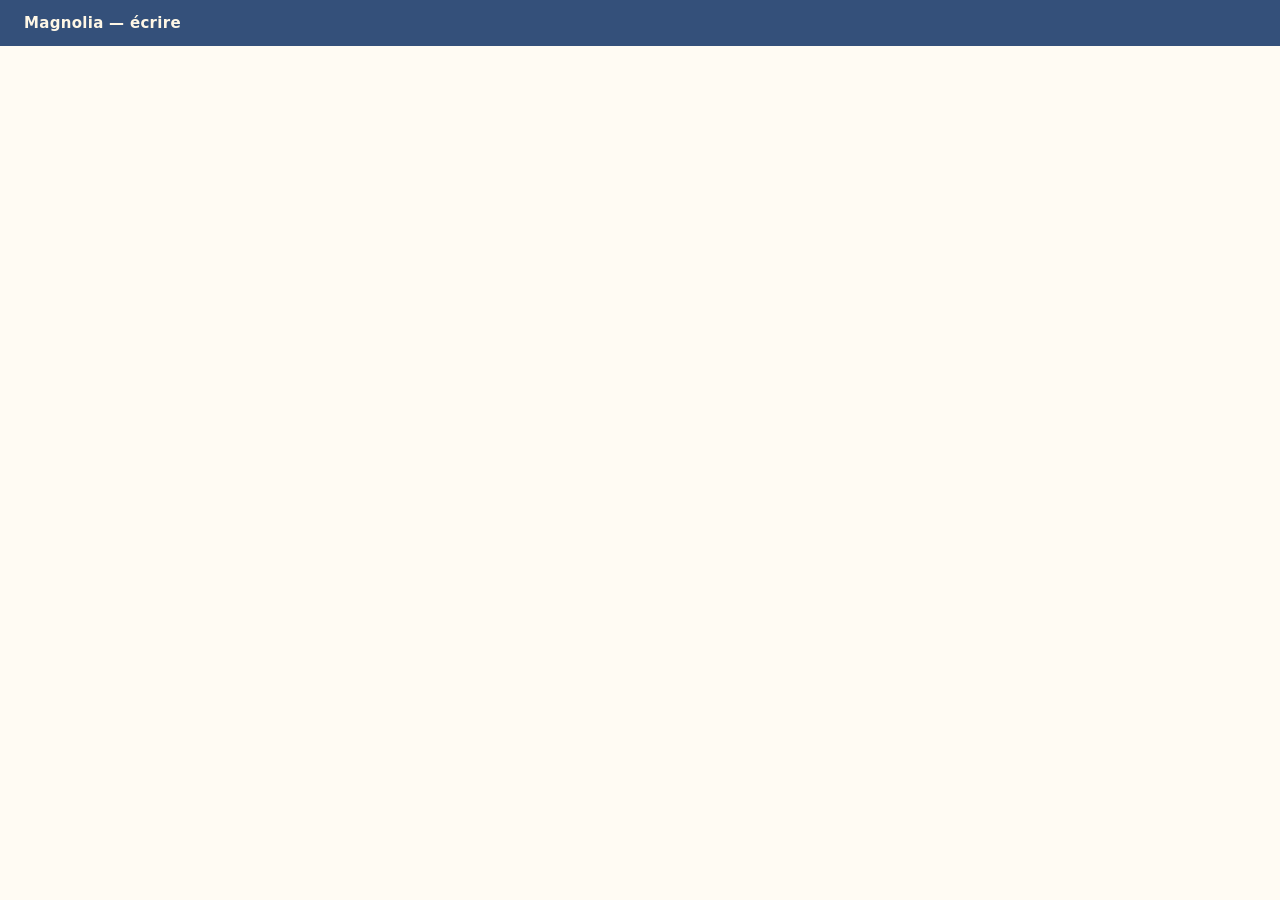
<file: admin/index.html>
<!DOCTYPE html>
<html lang="fr">
<head>
  <meta charset="UTF-8">
  <meta name="viewport" content="width=device-width, initial-scale=1.0">
  <title>Écrire — Magnolia Signature</title>
  <!-- Jamais dans Google : c'est une porte de service, pas une page du site. -->
  <meta name="robots" content="noindex, nofollow">
  <link rel="icon" type="image/svg+xml" href="/assets/magnolia_favicon.svg">
  <style>
    :root { --navy:#34507A; --gold:#ecba64; --cream:#fff7e6; --cream-l:#fffbf3; }
    * { box-sizing: border-box; }
    body { margin:0; background: var(--cream-l); color:#3a3a3a;
      font-family:-apple-system,BlinkMacSystemFont,"Segoe UI",system-ui,sans-serif; font-size:15px; }
    header { background: var(--navy); color: var(--cream); padding:14px 24px;
      display:flex; align-items:center; justify-content:space-between; }
    header strong { font-weight:600; letter-spacing:.02em; }
    header a, header button { color: var(--cream); background:none; border:none;
      font:inherit; cursor:pointer; opacity:.85; text-decoration:none; }
    header a:hover, header button:hover { opacity:1; }
    /* Les sorties étaient du texte nu sur fond marine : on ne les voyait pas.
       Un contour suffit à dire que ça se clique. */
    .liens-entete { display:flex; align-items:center; gap:14px; font-size:13.5px; }
    .liens-entete .qui { opacity:.6; }
    .liens-entete a, .liens-entete button {
      border:1px solid rgba(255,247,230,.35); border-radius:7px;
      padding:5px 12px; font-size:13px; }
    .liens-entete a:hover, .liens-entete button:hover {
      border-color: rgba(255,247,230,.7); }
    main { max-width: 860px; margin:0 auto; padding:28px 24px 80px; }
    h1 { font-size:22px; color:var(--navy); margin:0 0 18px; font-weight:600; }
    label { display:block; font-size:12px; font-weight:600; color:var(--navy);
      text-transform:uppercase; letter-spacing:.08em; margin:18px 0 6px; }
    input, textarea, select { width:100%; padding:10px 12px; border:1px solid rgba(52,80,122,.22);
      border-radius:8px; font:inherit; background:#fff; color:#3a3a3a; }
    input:focus, textarea:focus, select:focus { outline:none; border-color:var(--navy); }
    textarea { resize:vertical; line-height:1.6; font-family:ui-monospace,SFMono-Regular,Menlo,monospace; font-size:14px; }
    .boutons { display:flex; gap:10px; flex-wrap:wrap; margin-top:24px; align-items:center; }
    button.p { background:var(--navy); color:#fff; border:none; padding:11px 22px;
      border-radius:8px; font:inherit; font-weight:600; cursor:pointer; }
    button.s { background:#fff; color:var(--navy); border:1px solid rgba(52,80,122,.3);
      padding:11px 20px; border-radius:8px; font:inherit; cursor:pointer; }
    button.d { background:none; color:#b4443a; border:none; font:inherit; cursor:pointer; margin-left:auto; }
    button:disabled { opacity:.45; cursor:default; }
    .liste a { display:flex; justify-content:space-between; align-items:center; gap:12px;
      padding:14px 16px; background:#fff; border:1px solid rgba(52,80,122,.12);
      border-radius:10px; margin-bottom:8px; text-decoration:none; color:inherit; }
    .liste a:hover { border-color: rgba(52,80,122,.35); }
    .liste .t { font-weight:600; color:var(--navy); }
    .liste .m { font-size:12.5px; color:rgba(52,80,122,.55); margin-top:3px; }
    .jeton { font-size:11px; font-weight:700; letter-spacing:.08em; text-transform:uppercase;
      padding:3px 9px; border-radius:999px; white-space:nowrap; }
    .brouillon { background:rgba(236,186,100,.25); color:#8a6520; }
    .publie { background:rgba(63,133,108,.16); color:#2f6b55; }
    .note { font-size:12.5px; color:rgba(52,80,122,.55); margin:6px 0 0; }
    .aide { font-size:13px; color:rgba(52,80,122,.65); line-height:1.7;
      background:rgba(236,186,100,.12); border-radius:10px; padding:14px 16px; margin-top:8px; }
    .aide code { background:#fff; padding:1px 5px; border-radius:4px; font-size:12.5px; }
    .mot { padding:11px 14px; border-radius:8px; margin:16px 0; font-size:14px; }
    .mot.err { background:#fdeceb; color:#a33; }
    .mot.ok { background:rgba(63,133,108,.12); color:#2f6b55; }
    .connexion { max-width:360px; margin:12vh auto; }
    .apercu-image { max-width:220px; border-radius:8px; margin-top:10px; display:block; }
    .cache { display:none; }
  </style>
</head>
<body>

<header>
  <strong>Magnolia — écrire</strong>
  <span id="entete-droite" class="liens-entete"></span>
</header>

<main>
  <!-- ── Connexion ── -->
  <section id="vue-connexion" class="cache">
    <div class="connexion">
      <h1>Connexion</h1>
      <p style="color:rgba(52,80,122,.7); margin-top:-8px;">
        Avec ton compte MagConnect.
      </p>
      <label for="courriel">Courriel</label>
      <input id="courriel" type="email" autocomplete="username">
      <label for="mdp">Mot de passe</label>
      <input id="mdp" type="password" autocomplete="current-password">
      <div class="boutons">
        <button class="p" id="btn-connexion">Entrer</button>
      </div>
      <div id="mot-connexion"></div>
    </div>
  </section>

  <!-- ── Liste ── -->
  <section id="vue-liste" class="cache">
    <div style="display:flex; justify-content:space-between; align-items:center;">
      <h1 style="margin:0;">Les articles</h1>
      <button class="p" id="btn-nouveau">Nouvel article</button>
    </div>
    <div id="mot-liste"></div>
    <div class="liste" id="liste" style="margin-top:20px;"></div>
  </section>

  <!-- ── Rédaction ── -->
  <section id="vue-article" class="cache">
    <a href="#" id="btn-retour" style="color:rgba(52,80,122,.7); text-decoration:none; font-size:14px;">← Tous les articles</a>
    <h1 id="titre-vue" style="margin-top:14px;">Nouvel article</h1>

    <label for="f-titre">Titre</label>
    <input id="f-titre">

    <label for="f-categorie">Catégorie</label>
    <input id="f-categorie">

    <label for="f-resume">Résumé</label>
    <textarea id="f-resume" rows="2"></textarea>
    <p class="note">S'affiche dans la liste des articles et sous le lien dans Google.</p>

    <label for="f-image">Image principale</label>
    <input id="f-image" type="file" accept="image/jpeg,image/png,image/webp,image/gif">
    <img id="apercu-image" class="apercu-image cache" alt="">

    <label for="f-corps">Le texte</label>
    <textarea id="f-corps" rows="22"></textarea>
    <div class="aide">
      <code>## Un sous-titre</code> &nbsp;·&nbsp;
      <code>**gras**</code> &nbsp;·&nbsp;
      <code>*italique*</code> &nbsp;·&nbsp;
      <code>- une puce</code> &nbsp;·&nbsp;
      <code>[un lien](https://…)</code> &nbsp;·&nbsp;
      <code>&gt; une citation</code><br>
      Une ligne vide sépare deux paragraphes.
    </div>

    <div class="boutons">
      <button class="p" id="btn-enregistrer">Enregistrer</button>
      <button class="s" id="btn-apercu">Aperçu</button>
      <button class="s" id="btn-publier">Publier</button>
      <button class="s cache" id="btn-depublier">Remettre en brouillon</button>
      <a class="s cache" id="btn-voir" target="_blank" style="text-decoration:none;">Voir en ligne</a>
      <button class="d cache" id="btn-supprimer">Supprimer</button>
    </div>
    <div id="mot-article"></div>
  </section>
</main>

<script type="module">
import { createClient } from 'https://esm.sh/@supabase/supabase-js@2'

const $ = id => document.getElementById(id)
const montrer = v => ['vue-connexion','vue-liste','vue-article']
  .forEach(x => $(x).classList.toggle('cache', x !== v))
const dire = (ou, texte, type='err') => {
  $(ou).innerHTML = texte ? `<div class="mot ${type}">${texte}</div>` : ''
}

let sb, session, articleEnCours = null

// La configuration vient du serveur : une clé de moins dans le dépôt.
const cfg = await (await fetch('/api/config')).json()
sb = createClient(cfg.url, cfg.cle)

// ── Connexion ──────────────────────────────────────────────────────────────
async function verifierSession() {
  const { data } = await sb.auth.getSession()
  session = data.session
  if (session) {
    // Qui est connecté, où aller, et comment sortir. Les trois manquaient :
    // on pouvait se retrouver dans l'éditeur sans savoir sous quel compte ni
    // comment revenir au site.
    $('entete-droite').innerHTML =
      `<span class="qui">${session.user?.email || ''}</span>` +
      '<a href="/blogue/" target="_blank">Voir le blogue</a>' +
      '<a href="/">Le site</a>' +
      '<button id="btn-sortir">Se déconnecter</button>'
    $('btn-sortir').onclick = async () => { await sb.auth.signOut(); location.reload() }
    await chargerListe()
  } else {
    $('entete-droite').innerHTML = ''
    montrer('vue-connexion')
  }
}

$('btn-connexion').onclick = async () => {
  dire('mot-connexion', '')
  const { error } = await sb.auth.signInWithPassword({
    email: $('courriel').value.trim(), password: $('mdp').value,
  })
  // Le message reste vague sur la cause : dire « ce courriel n'existe pas »
  // révèle qui a un compte à qui essaie au hasard.
  if (error) return dire('mot-connexion', 'Courriel ou mot de passe incorrect.')
  await verifierSession()
}
$('mdp').addEventListener('keydown', e => { if (e.key === 'Enter') $('btn-connexion').click() })

// ── Appels au serveur ──────────────────────────────────────────────────────
async function api(chemin, options = {}) {
  const r = await fetch(chemin, {
    ...options,
    headers: {
      'Content-Type': 'application/json',
      Authorization: `Bearer ${session.access_token}`,
      ...(options.headers || {}),
    },
  })
  if (r.status === 401) { await sb.auth.signOut(); location.reload(); return }
  if (!r.ok) throw new Error((await r.json().catch(() => ({}))).erreur || 'Erreur')
  return r.status === 204 ? null : r.json()
}

// ── La liste ───────────────────────────────────────────────────────────────
async function chargerListe() {
  montrer('vue-liste')
  dire('mot-liste', '')
  const articles = await api('/api/articles')
  $('liste').innerHTML = articles.length ? articles.map(a => `
    <a href="#" data-id="${a.id}">
      <span>
        <span class="t">${echapper(a.titre)}</span>
        <div class="m">${a.auteur_nom}${a.publie_le ? ' · ' + new Date(a.publie_le).toLocaleDateString('fr-CA') : ''}</div>
      </span>
      <span class="jeton ${a.statut === 'PUBLIE' ? 'publie' : 'brouillon'}">
        ${a.statut === 'PUBLIE' ? 'En ligne' : 'Brouillon'}
      </span>
    </a>`).join('') :
    '<p style="color:rgba(52,80,122,.6);">Aucun article pour l\'instant.</p>'
  $('liste').querySelectorAll('a').forEach(a => {
    a.onclick = async e => { e.preventDefault(); await ouvrir(a.dataset.id) }
  })
}

function echapper(s) {
  return String(s || '').replace(/&/g,'&amp;').replace(/</g,'&lt;').replace(/>/g,'&gt;')
}

// ── Rédaction ──────────────────────────────────────────────────────────────
function remplir(a) {
  articleEnCours = a
  $('f-titre').value = a?.titre || ''
  $('f-categorie').value = a?.categorie || ''
  $('f-resume').value = a?.resume || ''
  $('f-corps').value = a?.corps_md || ''
  $('titre-vue').textContent = a ? 'Modifier l\'article' : 'Nouvel article'
  const img = $('apercu-image')
  img.src = a?.image_url || ''
  img.classList.toggle('cache', !a?.image_url)
  $('btn-supprimer').classList.toggle('cache', !a)
  $('btn-publier').classList.toggle('cache', a?.statut === 'PUBLIE')
  $('btn-depublier').classList.toggle('cache', a?.statut !== 'PUBLIE')
  const voir = $('btn-voir')
  voir.classList.toggle('cache', a?.statut !== 'PUBLIE')
  if (a?.slug) voir.href = `/blogue/${a.slug}`
  dire('mot-article', '')
  montrer('vue-article')
}

$('btn-nouveau').onclick = () => remplir(null)
$('btn-retour').onclick = e => { e.preventDefault(); chargerListe() }
async function ouvrir(id) { remplir(await api(`/api/articles?id=${id}`)) }

// Le dépôt de l'image se fait tout de suite, pas à l'enregistrement : si on
// attendait, une erreur de téléversement ferait perdre le texte avec elle.
$('f-image').onchange = async e => {
  const f = e.target.files?.[0]
  if (!f) return
  dire('mot-article', 'Dépôt de l\'image…', 'ok')
  try {
    const r = await fetch('/api/televerser', {
      method: 'POST',
      headers: { 'Content-Type': f.type, Authorization: `Bearer ${session.access_token}` },
      body: f,
    })
    const d = await r.json()
    if (!r.ok) throw new Error(d.erreur || 'Échec')
    articleEnCours = { ...(articleEnCours || {}), image_url: d.url }
    $('apercu-image').src = d.url
    $('apercu-image').classList.remove('cache')
    dire('mot-article', 'Image déposée.', 'ok')
  } catch (err) { dire('mot-article', err.message) }
}

function champs() {
  return {
    titre: $('f-titre').value.trim(),
    categorie: $('f-categorie').value.trim(),
    resume: $('f-resume').value.trim(),
    corps_md: $('f-corps').value,
    image_url: articleEnCours?.image_url || null,
  }
}

async function enregistrer(statut) {
  const c = champs()
  if (!c.titre) return dire('mot-article', 'Il faut un titre.')
  const boutons = [...document.querySelectorAll('.boutons button')]
  boutons.forEach(b => b.disabled = true)
  try {
    if (articleEnCours?.id) {
      const a = await api(`/api/articles?id=${articleEnCours.id}`,
        { method: 'PATCH', body: JSON.stringify({ ...c, ...(statut ? { statut } : {}) }) })
      remplir(a)
    } else {
      const a = await api('/api/articles', { method: 'POST', body: JSON.stringify(c) })
      if (statut === 'PUBLIE') {
        remplir(await api(`/api/articles?id=${a.id}`,
          { method: 'PATCH', body: JSON.stringify({ statut: 'PUBLIE' }) }))
      } else remplir(a)
    }
    // Publier termine le travail : on revient à la liste, où l'article
    // apparaît maintenant « En ligne ». Rester dans l'éditeur après coup
    // laisse croire qu'il reste quelque chose à faire.
    //
    // Enregistrer, lui, ne quitte pas : on enregistre pour continuer à écrire.
    if (statut === 'PUBLIE') {
      await chargerListe()
      dire('mot-liste', 'Article publié.', 'ok')
      return
    }
    dire('mot-article', statut === 'BROUILLON' ? 'Remis en brouillon.' : 'Enregistré.', 'ok')
  } catch (err) { dire('mot-article', err.message) }
  finally { boutons.forEach(b => b.disabled = false) }
}

// L'aperçu enregistre d'abord : il montre ce qui est EN BASE, pas ce qui est
// à l'écran. Sans cette sauvegarde, on relirait la version d'avant la dernière
// correction en croyant relire la dernière — et c'est précisément la faute
// qu'un aperçu doit empêcher.
$('btn-apercu').onclick = async () => {
  // L'onglet est réservé TOUT DE SUITE, avant le moindre `await` : un
  // navigateur n'autorise l'ouverture d'une fenêtre que dans la foulée
  // immédiate du clic. Après une attente, le droit est perdu et l'aperçu
  // s'ouvre à la place de l'éditeur — ce qui donne l'impression d'avoir perdu
  // son texte, alors qu'il est enregistré.
  const onglet = window.open('', '_blank')
  dire('mot-article', 'Enregistrement…', 'ok')
  await enregistrer(null)
  if (!articleEnCours?.id) { onglet?.close(); return }
  try {
    const r = await fetch(`/api/blogue?apercu=${articleEnCours.id}`, {
      headers: { Authorization: `Bearer ${session.access_token}` },
    })
    if (!r.ok) throw new Error('Aperçu indisponible')
    const html = await r.text()
    // Le HTML est ouvert depuis la mémoire plutôt que depuis une adresse
    // publique : un brouillon n'a pas d'adresse, et ne doit pas en avoir une.
    const url = URL.createObjectURL(new Blob([html], { type: 'text/html' }))
    if (onglet) onglet.location = url
    else window.open(url, '_blank')   // repli si l'onglet a été refusé
    setTimeout(() => URL.revokeObjectURL(url), 60000)
    dire('mot-article', 'Aperçu ouvert dans un nouvel onglet. Ton texte est enregistré.', 'ok')
  } catch (err) { onglet?.close(); dire('mot-article', err.message) }
}

$('btn-enregistrer').onclick = () => enregistrer(null)
$('btn-publier').onclick = () => enregistrer('PUBLIE')
$('btn-depublier').onclick = () => enregistrer('BROUILLON')

$('btn-supprimer').onclick = async () => {
  if (!confirm('Supprimer cet article ? C\'est définitif.')) return
  await api(`/api/articles?id=${articleEnCours.id}`, { method: 'DELETE' })
  await chargerListe()
}

await verifierSession()
</script>
</body>
</html>
</file>
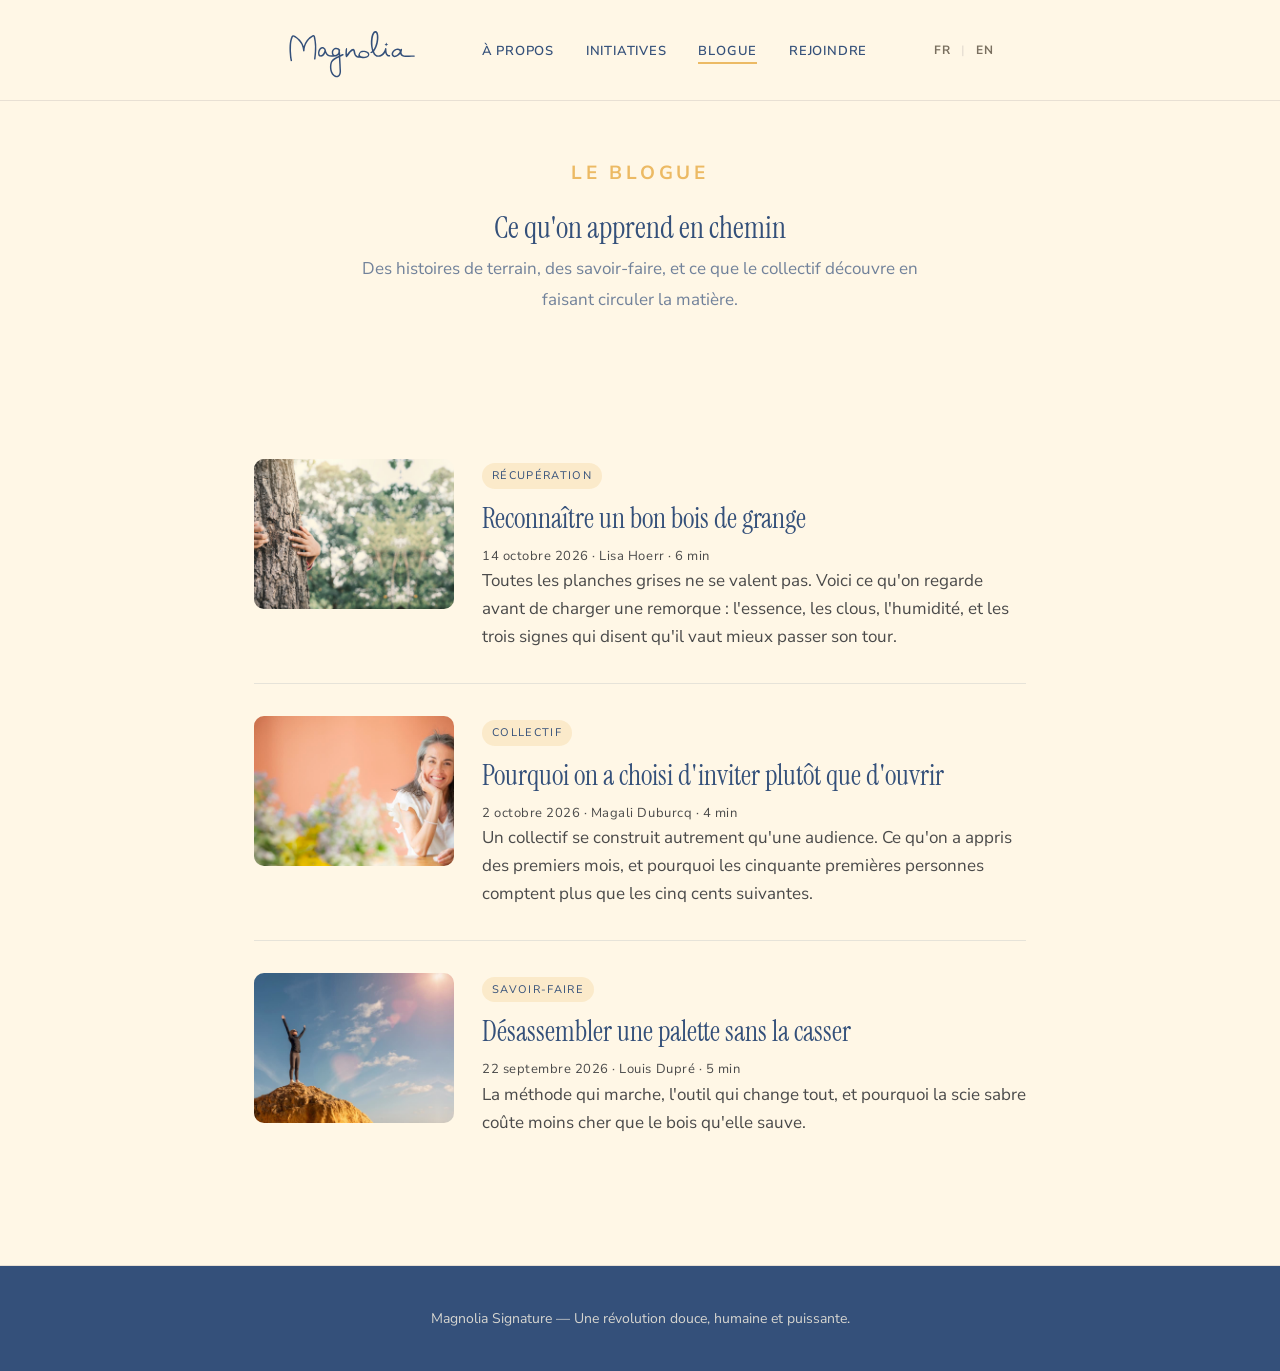
<file: apercu-blogue.html>
<!DOCTYPE html>
<html lang="fr">
<head>
  <meta charset="UTF-8">
  <meta name="viewport" content="width=device-width, initial-scale=1.0">
  <title>Aperçu — à quoi ressemblerait le blogue</title>
  <meta name="robots" content="noindex, nofollow">
  <link rel="icon" type="image/svg+xml" href="/assets/magnolia_favicon.svg">
  <link rel="stylesheet" href="/style.css">
  <style>
    /* Rien de nouveau ici : tout vient de style.css. C'est le propos de la
       maquette — montrer qu'un blogue thémé reprend l'identité du site sans
       rien inventer. */
    .blogue { max-width: 820px; margin: 0 auto; padding: 0 24px; }
    .article-carte {
      border-bottom: 1px solid rgba(52,80,122,.12);
      padding: 32px 0;
      display: grid; grid-template-columns: 200px 1fr; gap: 28px; align-items: start;
    }
    .article-carte:last-child { border-bottom: none; }
    .article-carte img { width: 100%; aspect-ratio: 4/3; object-fit: cover; border-radius: 10px; }
    .article-carte h3 {
      font-family: 'Instrument Serif', serif; font-size: 28px; line-height: 1.25;
      color: var(--navy); margin: 0 0 10px;
    }
    .article-meta { font-size: 13px; color: rgba(52,80,122,.55); margin-bottom: 10px; letter-spacing: .04em; }
    .article-carte p { margin: 0; line-height: 1.65; color: #4a4a4a; }
    .etiquette {
      display: inline-block; font-size: 11px; letter-spacing: .12em; text-transform: uppercase;
      color: var(--navy); background: rgba(236,186,100,.22); padding: 3px 10px; border-radius: 999px;
      margin-bottom: 12px;
    }
    @media (max-width: 640px) { .article-carte { grid-template-columns: 1fr; } }
  </style>
</head>
<body>

<nav>
  <div class="nav-inner">
    <a class="nav-logo" href="/"><img src="/assets/Magnolia_bleu.svg" alt="Magnolia Signature"></a>
    <ul class="nav-links">
      <li><a href="/#manifeste">À propos</a></li>
      <li><a href="/#univers">Initiatives</a></li>
      <li><a href="#" class="active">Blogue</a></li>
      <li><a href="/#collectif">Rejoindre</a></li>
    </ul>
    <div class="nav-controls">
      <div class="lang-toggle">
        <a href="#" id="btn-fr" class="active">FR</a>
        <span class="sep">|</span>
        <a href="#" id="btn-en">EN</a>
      </div>
    </div>
  </div>
</nav>

<section style="background: var(--cream); padding-top: 56px;">
  <div class="blogue">
    <span class="section-label" style="text-align:center; display:block;">Le blogue</span>
    <h2 style="text-align:center; margin-bottom: 8px;">Ce qu'on apprend en chemin</h2>
    <p style="text-align:center; max-width: 560px; margin: 0 auto 8px; color: rgba(52,80,122,.7);">
      Des histoires de terrain, des savoir-faire, et ce que le collectif découvre
      en faisant circuler la matière.
    </p>
  </div>
</section>

<section style="background: var(--cream); padding-top: 8px;">
  <div class="blogue">

    <article class="article-carte">
      <img src="/assets/partage/magconnect.jpg" alt="">
      <div>
        <span class="etiquette">Récupération</span>
        <h3>Reconnaître un bon bois de grange</h3>
        <p class="article-meta">14 octobre 2026 · Lisa Hoerr · 6 min</p>
        <p>Toutes les planches grises ne se valent pas. Voici ce qu'on regarde
          avant de charger une remorque : l'essence, les clous, l'humidité, et
          les trois signes qui disent qu'il vaut mieux passer son tour.</p>
      </div>
    </article>

    <article class="article-carte">
      <img src="/assets/partage/accueil.jpg" alt="">
      <div>
        <span class="etiquette">Collectif</span>
        <h3>Pourquoi on a choisi d'inviter plutôt que d'ouvrir</h3>
        <p class="article-meta">2 octobre 2026 · Magali Duburcq · 4 min</p>
        <p>Un collectif se construit autrement qu'une audience. Ce qu'on a appris
          des premiers mois, et pourquoi les cinquante premières personnes
          comptent plus que les cinq cents suivantes.</p>
      </div>
    </article>

    <article class="article-carte">
      <img src="/assets/partage/magself.jpg" alt="">
      <div>
        <span class="etiquette">Savoir-faire</span>
        <h3>Désassembler une palette sans la casser</h3>
        <p class="article-meta">22 septembre 2026 · Louis Dupré · 5 min</p>
        <p>La méthode qui marche, l'outil qui change tout, et pourquoi la
          scie sabre coûte moins cher que le bois qu'elle sauve.</p>
      </div>
    </article>

  </div>
</section>

<footer style="background: var(--navy); color: var(--cream); text-align:center; padding: 40px 24px;">
  <p style="opacity:.8; font-size: 14px;">Magnolia Signature — Une révolution douce, humaine et puissante.</p>
</footer>

</body>
</html>
</file>
<file: style.css>
@import url('https://fonts.googleapis.com/css2?family=Instrument+Serif:ital@0;1&family=Nunito+Sans:ital,wght@0,300;0,400;0,600;0,700;1,300;1,400&family=Dancing+Script:wght@500&display=swap');

/* ============================================================
   MAGNOLIA SIGNATURE — Landing Page
   Navy #34507A | Gold #ecba64 | Slate #7A7060 | Cream #FFF7E6
   ============================================================ */

*, *::before, *::after { box-sizing: border-box; margin: 0; padding: 0; }

:root {
  --navy:   #34507A;
  --gold:   #ecba64;
  --slate:  #7A7060;
  --cream:  #fff7e6;
  --cream-l: #fffbf3;
  --white:  #fffbf3;
  --border: #E8E0D4;
  --max:    780px;
}

html { scroll-behavior: smooth; }

body {
  font-family: 'Nunito Sans', sans-serif;
  font-size: 17px;
  font-weight: 400;
  line-height: 1.75;
  color: var(--slate);
  background: var(--cream);
}

/* ── Bilingual toggle ──────────────────────────────────────── */

/* Les règles qui cachaient une langue ont été retirées le 2026-10-13.
   Les deux langues vivaient dans la même page et le CSS en masquait une :
   Google voyait donc du contenu dupliqué et deux <h1> à une seule adresse.
   Chaque langue a maintenant ses propres pages — / et /en/ — reliées par des
   balises hreflang. Il n'y a plus rien à cacher. */

/* ── Layout ────────────────────────────────────────────────── */

.container {
  max-width: var(--max);
  margin: 0 auto;
  padding: 0 32px;
}

section {
  padding: 96px 0;
}

section.alt {
  background: var(--navy);
  position: relative;
  overflow: hidden;
}

section.alt::before {
  content: '';
  position: absolute;
  top: 50%;
  left: 50%;
  transform: translate(-50%, -50%);
  width: 600px;
  height: 600px;
  border-radius: 50%;
  background: radial-gradient(circle, rgba(236,186,100,.08) 0%, transparent 65%);
  pointer-events: none;
}

section.alt h1,
section.alt h2,
section.alt h3 {
  color: var(--cream);
}

section.alt p {
  color: rgba(255,247,230,.85);
}

/* Offset anchor scroll so sticky nav doesn't cover the section title */
section[id] {
  scroll-margin-top: 110px;
}

/* ── Navigation ────────────────────────────────────────────── */

nav {
  position: sticky;
  top: 0;
  z-index: 100;
  background: var(--cream);
  border-bottom: 1px solid var(--border);
  padding: 18px 0;
}

.nav-inner {
  max-width: var(--max);
  margin: 0 auto;
  padding: 0 32px;
  display: flex;
  align-items: center;
  justify-content: space-between;
}

.nav-logo img {
  height: 64px;
  width: auto;
  display: block;
}

.nav-links {
  display: flex;
  align-items: center;
  gap: 32px;
  list-style: none;
}

.nav-links a {
  font-size: 13px;
  font-weight: 600;
  letter-spacing: 0.06em;
  text-transform: uppercase;
  color: var(--navy);
  text-decoration: none;
  padding-bottom: 2px;
  border-bottom: 2px solid transparent;
  transition: color 0.2s, border-color 0.2s;
}

.nav-links a:hover,
.nav-links a.active {
  color: var(--navy);
  border-bottom-color: var(--gold);
}

/* Dropdown */
.nav-links li {
  position: relative;
}

/* Invisible bridge fills the gap so mouse doesn't leave the li */
.nav-links li::after {
  content: '';
  position: absolute;
  left: 0;
  right: 0;
  bottom: -10px;
  height: 10px;
}

.nav-dropdown {
  display: none;
  position: absolute;
  top: calc(100% + 10px);
  left: 50%;
  transform: translateX(-50%);
  background: var(--cream);
  border: 1px solid var(--border);
  border-radius: 8px;
  box-shadow: 0 4px 16px rgba(0,0,0,0.08);
  min-width: 160px;
  padding: 8px 0;
  z-index: 200;
  list-style: none;
}

.nav-links li:hover .nav-dropdown {
  display: block;
}

.nav-dropdown li a {
  display: block;
  padding: 8px 18px;
  font-size: 12px;
  border-bottom: none !important;
  white-space: nowrap;
  text-transform: none;
}

.nav-dropdown li a:hover {
  background: rgba(52, 80, 122, 0.05);
  border-bottom: none !important;
}

.lang-toggle {
  display: flex;
  align-items: center;
  gap: 6px;
  font-size: 12px;
  font-weight: 700;
  letter-spacing: 0.1em;
  text-transform: uppercase;
  color: var(--slate);
}

.lang-toggle button,
.lang-toggle a {
  background: none;
  text-decoration: none;
  border: none;
  cursor: pointer;
  font: inherit;
  color: var(--slate);
  padding: 2px 4px;
  transition: color 0.2s;
}

.lang-toggle button.active,
.lang-toggle button:hover,
.lang-toggle a:hover {
  color: var(--navy);
}

.lang-toggle .sep {
  color: var(--border);
}

/* ── Typography ────────────────────────────────────────────── */

h1, h2, h3 {
  font-family: 'Instrument Serif', serif;
  font-weight: normal;
  color: var(--navy);
  line-height: 1.2;
}

h1 { font-size: clamp(36px, 5vw, 54px); }
h2 { font-size: clamp(22px, 2.5vw, 30px); }
h3 { font-size: clamp(20px, 2.5vw, 26px); }

.tagline {
  font-family: 'Dancing Script', cursive;
  font-size: clamp(18px, 2.5vw, 24px);
  color: var(--gold);
  display: block;
  margin-bottom: 16px;
  font-weight: 500;
}

.section-label {
  font-size: 19px;
  font-weight: 700;
  letter-spacing: 0.2em;
  text-transform: uppercase;
  color: var(--gold);
  display: block;
  margin-bottom: 20px;
}

p {
  color: var(--slate);
  line-height: 1.8;
}

p + p {
  margin-top: 16px;
}

a {
  color: var(--navy);
  text-decoration: none;
}

.bio-caption-link {
  color: var(--cream) !important;
}
.bio-caption-link:hover {
  text-decoration: underline;
}

/* ── Hero banner (photo strip) ─────────────────────────────── */

.hero-banner {
  width: 100%;
  position: relative;
}

.hero-banner img {
  width: 100%;
  height: auto;
  display: block;
}

.hero-banner::after {
  content: '';
  position: absolute;
  inset: 0;
  background: rgba(52,80,122,.45);
  z-index: 1;
}

.hero-banner-btns {
  display: flex;
  gap: 16px;
  flex-wrap: wrap;
  justify-content: center;
}

.hero-banner-btns .btn {
  border-radius: 24px;
  padding: 14px 32px;
}

.hero-banner-btns .btn-gold {
  background: transparent;
  border-color: rgba(255,255,255,0.45);
  color: var(--cream);
}

.hero-banner-btns .btn-gold:hover {
  background: var(--gold);
  border-color: var(--gold);
  color: var(--cream);
}

/* ── Hero text panel (navy) ────────────────────────────────── */

.hero-panel {
  position: relative;
  text-align: center;
  padding-top: 48px;
  padding-bottom: 48px;
  min-height: 500px;
  display: flex;
  align-items: center;
}

.hero-panel .tagline {
  font-family: 'Instrument Serif', serif;
  font-size: clamp(32px, 3.5vw, 52px);
  color: var(--cream);
  line-height: 1.2;
  margin-bottom: 28px;
  font-weight: normal;
}

.hero-panel .tagline em {
  font-style: italic;
  color: var(--cream);
}

.hero-panel h1 {
  font-size: clamp(22px, 2.8vw, 32px);
  max-width: 580px;
  margin: 0 auto 28px;
  font-family: 'Dancing Script', cursive;
  font-weight: 500;
  color: var(--cream) !important;
  text-shadow: 0 1px 8px rgba(0,0,0,0.25);
}

.hero-panel .intro {
  max-width: 520px;
  margin: 0 auto 40px;
  font-size: 17px;
  line-height: 1.8;
}

.hero-panel .container {
  position: relative;
  z-index: 2;
}

.hero-bg {
  position: absolute;
  inset: 0;
  width: 100%;
  height: 100%;
  object-fit: cover;
  object-position: center 20%;
  display: block;
  z-index: 0;
}

.hero-overlay {
  position: absolute;
  inset: 0;
  z-index: 1;
}

.btn {
  display: inline-block;
  padding: 13px 28px;
  border-radius: 2px;
  font-size: 13px;
  font-weight: 700;
  letter-spacing: 0.08em;
  text-transform: uppercase;
  text-decoration: none;
  transition: all 0.2s;
  cursor: pointer;
}

.btn-gold {
  border: 1.5px solid var(--gold);
  color: var(--gold);
  background: transparent;
}

.btn-gold:hover {
  background: var(--gold);
  color: var(--white);
}

/* ── Manifesto ─────────────────────────────────────────────── */

.manifesto {
  text-align: center;
}

.manifesto h2 {
  max-width: 560px;
  margin: 0 auto 40px;
}

.manifesto-headlines {
  max-width: 620px;
  margin: 0 auto 32px;
  padding: 0 40px;
}

.manifesto-headline {
  font-size: clamp(17px, 2vw, 21px);
  font-family: 'Instrument Serif', serif;
  color: var(--navy);
  line-height: 1.5;
  padding: 14px 0;
  border-bottom: 1px solid var(--border);
  margin: 0;
}

.manifesto-headline:first-child {
  border-top: 1px solid var(--border);
}

.manifesto-headline.constat {
  color: var(--slate);
}

.manifesto-headline.vision {
  color: var(--navy);
}

.manifesto-headline.foundation {
  color: var(--navy);
  border-top: 2px solid var(--gold);
  border-bottom: 2px solid var(--gold);
}

.manifesto-toggle {
  display: flex;
  align-items: center;
  gap: 8px;
  margin: 0 auto;
  background: none;
  border: none;
  cursor: pointer;
  font-size: 14px;
  color: var(--navy);
  opacity: 0.6;
  letter-spacing: 0.05em;
  text-transform: uppercase;
  padding: 8px 0;
  transition: opacity 0.2s;
}

.manifesto-toggle:hover {
  opacity: 1;
}

.manifesto-text {
  max-width: 620px;
  margin: 0 auto;
  text-align: left;
  font-size: 17px;
  line-height: 1.9;
}

.manifesto-text .result {
  margin: 24px 0;
}

.manifesto-text .result p {
  font-style: italic;
  color: var(--navy);
}

.manifesto-text .closing {
  margin-top: 48px;
  padding-top: 32px;
  border-top: 1px solid var(--border);
  font-family: 'Instrument Serif', serif;
  font-size: clamp(20px, 2.2vw, 26px);
  color: var(--navy);
  text-align: center;
  line-height: 1.6;
}

/* ── Method ────────────────────────────────────────────────── */

.method {
  text-align: center;
}

.method h2 {
  margin-bottom: 12px;
}

.method .subtitle {
  color: var(--slate);
  margin-bottom: 56px;
}

.method-items {
  display: grid;
  grid-template-columns: repeat(3, 1fr);
  gap: 48px;
  margin-top: 40px;
  text-align: left;
}

.method-grid {
  display: grid;
  grid-template-columns: repeat(3, 1fr);
  gap: 40px;
  text-align: left;
}

.method-item {
  padding-top: 0;
  padding-left: 16px;
  border-top: none;
  position: relative;
}

.method-item::before {
  content: '';
  position: absolute;
  top: 0; bottom: 0; left: 0;
  width: 3px;
  background: linear-gradient(180deg, var(--gold), rgba(236,186,100,0.15));
}

.method-item .number {
  font-family: 'Dancing Script', cursive;
  font-size: 36px;
  color: var(--gold);
  display: block;
  line-height: 1;
  margin-bottom: 12px;
}

.method-item h3 {
  margin-bottom: 8px;
}

/* ── Biography ─────────────────────────────────────────────── */

.biography .container {
  max-width: 720px;
}

.biography.section-split {
  grid-template-columns: 1.1fr 1fr;
  align-items: stretch;
}

.biography .split-img {
  position: static;
  overflow: visible;
  display: flex;
  flex-direction: column;
  align-items: flex-start;
  justify-content: center;
  padding: 48px 18px 48px 8px;
}

.biography .split-content {
  padding-left: 80px;
  padding-right: 64px;
}

.biography .split-img img {
  position: static;
  width: 85%;
  height: auto;
  object-fit: unset;
  border-radius: 12px;
}

/* ── Values ────────────────────────────────────────────────── */

@keyframes float {
  0%,100% { transform: translateY(0); }
  50%     { transform: translateY(-8px); }
}

.values {
  text-align: center;
}

.values .container {
  max-width: 960px;
}

.values h2 {
  margin-bottom: 48px;
}

.values-grid {
  display: grid;
  grid-template-columns: repeat(5, 1fr);
  gap: 20px;
}

.value-item {
  text-align: center;
  padding: 32px 16px;
  border-radius: 16px;
  border: 1px solid rgba(52,80,122,.08);
  background: var(--cream-l);
  position: relative;
  overflow: hidden;
  transition: border-color .3s, box-shadow .3s;
}

.value-item::before {
  content: '';
  position: absolute;
  top: 0; left: 0; right: 0;
  height: 3px;
  background: linear-gradient(90deg, var(--navy), var(--gold));
}

.value-item:hover {
  border-color: rgba(236,186,100,.5);
  box-shadow: 0 8px 24px rgba(52,80,122,.08);
}

.value-icon {
  display: block;
  margin-bottom: 14px;
}

.value-icon svg {
  width: 28px;
  height: 28px;
  stroke: var(--navy);
  stroke-width: 1.5;
  fill: none;
}



.value-item h3 {
  font-size: clamp(18px, 2vw, 22px);
  margin-bottom: 8px;
}

.value-item p {
  font-size: 17px;
  line-height: 1.6;
}

/* ── Universes ─────────────────────────────────────────────── */

.universes {
  text-align: center;
}

.universes h2 {
  margin-bottom: 12px;
}

.universes .subtitle {
  max-width: 500px;
  margin: 0 auto 56px;
}

.universes-grid {
  display: grid;
  grid-template-columns: repeat(2, 1fr);
  gap: 24px;
}

.universe-item {
  background: var(--cream-l);
  border-radius: 20px;
  padding: 36px 32px;
  border: 1px solid var(--border);
  position: relative;
  overflow: hidden;
  text-align: left;
  text-decoration: none;
  display: block;
  transition: background .25s, border-color .25s, box-shadow .25s;
}

.universe-item::before {
  content: '';
  position: absolute;
  top: 0; left: 0; right: 0;
  height: 3px;
  background: linear-gradient(90deg, var(--navy), var(--gold));
}

.universe-item:not(.coming-soon):hover {
  background: var(--cream);
  border-color: var(--gold);
  box-shadow: 0 8px 28px rgba(52,80,122,.08);
}

.uni-icon {
  display: block;
  margin-bottom: 16px;
}

.uni-icon svg {
  width: 32px;
  height: 32px;
  stroke: var(--navy);
  stroke-width: 1.5;
  fill: none;
}


.universe-item .uni-name {
  font-family: 'Dancing Script', cursive;
  font-size: 28px;
  color: var(--gold);
  display: block;
  margin-bottom: 4px;
}

.universe-item h3 {
  font-size: clamp(18px, 2vw, 22px);
  margin-bottom: 12px;
}

.universe-item p {
  font-size: 17px;
}

.universe-item.coming-soon {
  cursor: default;
}

.universe-item.coming-soon:hover {
  transform: none;
  box-shadow: none;
}

.uni-badge {
  position: absolute;
  top: 20px;
  right: 20px;
  background: var(--cream);
  color: var(--navy);
  font-size: 10px;
  font-weight: 700;
  padding: 4px 10px;
  border-radius: 20px;
  letter-spacing: .06em;
  text-transform: uppercase;
  border: 1px solid var(--border);
}

/* ── Email capture ─────────────────────────────────────────── */

.email-capture {
  text-align: center;
  background: var(--navy);
  padding: 80px 0;
}

.email-capture .tagline {
  color: var(--cream);
  font-family: 'Instrument Serif', serif;
  font-style: normal;
  font-size: clamp(22px, 2.8vw, 32px);
}

.email-capture h2 {
  color: var(--white);
  max-width: 480px;
  margin: 0 auto 12px;
}

.email-capture p {
  color: rgba(255,247,230,.85);
  max-width: 440px;
  margin: 0 auto 36px;
}

.victor-hugo-quote {
  margin-top: 40px;
  text-align: center;
}

.victor-hugo-quote p {
  font-family: 'Instrument Serif', serif;
  font-style: italic;
  font-size: 17px;
  color: rgba(255,247,230,0.85);
  max-width: none;
  margin: 0;
}

.email-form {
  display: flex;
  gap: 8px;
  max-width: 460px;
  margin: 0 auto;
}

.email-form input {
  flex: 1;
  padding: 13px 20px;
  font-family: 'Nunito Sans', sans-serif;
  font-size: 14px;
  border: 1px solid rgba(255,255,255,0.3);
  background: var(--cream-l);
  color: var(--navy);
  outline: none;
  border-radius: 24px;
}

.email-form input::placeholder {
  color: rgba(52,80,122,0.45);
}

.email-form button {
  flex: 0 0 auto;
  padding: 13px 24px;
  background: var(--gold);
  color: var(--cream);
  border: none;
  font-family: 'Nunito Sans', sans-serif;
  font-size: 12px;
  font-weight: 700;
  letter-spacing: 0.1em;
  text-transform: uppercase;
  cursor: pointer;
  border-radius: 24px;
  transition: opacity 0.2s;
}

.email-form button:hover {
  opacity: 0.85;
}

/* ── Footer ────────────────────────────────────────────────── */

footer {
  background: var(--navy);
  border-top: 1px solid var(--border);
  padding: 40px 0;
  text-align: center;
}

.footer-social {
  display: flex;
  justify-content: center;
  gap: 24px;
}

.footer-social a {
  color: var(--cream);
  opacity: 0.7;
  transition: opacity 0.2s;
}

.footer-social a:hover {
  opacity: 1;
}

.footer-social i {
  width: 22px;
  height: 22px;
}

footer .footer-logo img {
  height: 28px;
  margin-bottom: 16px;
  opacity: 0.6;
}

footer p {
  font-size: 12px;
  color: var(--cream);
  opacity: 0.6;
}

footer nav {
  position: static;
  background: none;
  border: none;
  padding: 12px 0 0;
}

footer nav ul {
  display: flex;
  justify-content: center;
  gap: 24px;
  list-style: none;
}

footer nav a {
  font-size: 12px;
  color: var(--slate);
  opacity: 0.6;
  text-transform: uppercase;
  letter-spacing: 0.08em;
  font-weight: 600;
}

footer nav a:hover {
  opacity: 1;
}

/* ── Full-height split layout ──────────────────────────────── */

.section-split {
  display: grid;
  grid-template-columns: 1fr 1fr;
  min-height: 460px;
}

.section-split.reversed {
  direction: rtl;
}

.section-split.reversed > * {
  direction: ltr;
}

.split-img {
  position: relative;
  overflow: hidden;
}

.split-img img {
  position: absolute;
  inset: 0;
  width: 100%;
  height: 100%;
  object-fit: cover;
  display: block;
}

.split-content {
  padding: 64px 48px;
  display: flex;
  flex-direction: column;
  justify-content: center;
}

.alt .split-content .section-label { color: var(--gold); opacity: 1; }
.alt .split-content .direction { color: var(--gold); font-style: italic; margin-top: 24px; }

/* ── Hamburger menu ────────────────────────────────────────── */

.nav-controls {
  display: flex;
  align-items: center;
  gap: 8px;
}

.nav-hamburger {
  display: none;
  background: none;
  border: none;
  cursor: pointer;
  color: var(--navy);
  padding: 4px 0 4px 10px;
  font-size: 22px;
  line-height: 1;
}

@media (max-width: 720px) {
  .container { padding: 0 20px; }
  section { padding: 64px 0; }

  .hero-panel {
    align-items: flex-start;
    padding-top: 20px;
    min-height: 520px;
  }
  .hero-panel .tagline {
    font-size: clamp(26px, 5.5vw, 34px);
    margin-bottom: 240px;
  }
  .hero-panel h1 {
    color: var(--cream) !important;
    text-shadow: 0 1px 12px rgba(0,0,0,0.8), 0 0 30px rgba(0,0,0,0.5);
    margin-bottom: 12px;
  }
  .hero-panel .hero-banner-btns {
    margin-top: 24px !important;
  }
  .hero-panel .hero-overlay {
    background: linear-gradient(to bottom, rgba(52,80,122,0.25) 0%, rgba(0,0,0,0.55) 100%) !important;
  }

  .method-grid { grid-template-columns: 1fr; gap: 32px; }
  .method-items { grid-template-columns: 1fr; gap: 32px; }

  .section-split,
  .section-split.reversed {
    grid-template-columns: 1fr;
    direction: ltr;
  }
  .section-split .split-img {
    order: -1;
  }
  .split-img {
    position: relative;
    height: 260px;
  }
  .split-img img { position: absolute; }
  .biography.section-split { grid-template-columns: 1fr; }
  .biography .split-content {
    padding: 32px 20px;
  }
  .biography .split-img {
    order: -1;
    height: auto;
    position: relative;
  }
  .biography .split-img img {
    position: static;
    width: 100%;
    height: auto;
    object-fit: unset;
  }

  .values-grid { grid-template-columns: repeat(2, 1fr); }
  .universes-grid { grid-template-columns: 1fr; }
  .two-col { grid-template-columns: 1fr; gap: 32px; }
  .audience-list { grid-template-columns: 1fr; }

  .email-form { flex-direction: column; }
  .email-form input { border-radius: 24px; }
  .email-form button { border-radius: 24px; }

  /* Hamburger nav */
  .nav-hamburger { display: block; }

  .nav-links {
    display: none;
    position: absolute;
    left: 0;
    right: 0;
    top: 100%;
    background: var(--cream);
    border-bottom: 1px solid var(--border);
    flex-direction: column;
    align-items: center;
    gap: 10px;
    padding: 16px 20px 20px;
    z-index: 99;
    box-shadow: 0 4px 12px rgba(0,0,0,0.06);
  }

  .nav-links.open { display: flex; }

  .nav-links li {
    width: 100%;
    text-align: center;
  }

  .nav-dropdown {
    display: block;
    position: static;
    transform: none;
    box-shadow: none;
    border: none;
    border-top: 1px solid var(--border);
    border-radius: 0;
    padding: 4px 0;
    background: transparent;
    margin-top: 4px;
  }

  .nav-dropdown li a {
    padding: 6px 18px;
    font-size: 11px;
    color: var(--slate);
  }
}

/* ── Two-column layout ─────────────────────────────────────── */

.two-col {
  display: grid;
  grid-template-columns: 1fr 1fr;
  gap: 48px;
}

/* ── Impact items ──────────────────────────────────────────── */

.impact-item {
  padding-top: 24px;
  padding-left: 16px;
  position: relative;
}

.impact-item::before {
  content: '';
  position: absolute;
  top: 24px;
  bottom: 0;
  left: 0;
  width: 3px;
  background: linear-gradient(180deg, var(--gold), rgba(236,186,100,0.15));
}

.impact-item h3 {
  margin-bottom: 10px;
}

/* ── Audience list ─────────────────────────────────────────── */

.audience-list {
  list-style: none;
  margin: 0;
  padding: 0;
  display: grid;
  grid-template-columns: 1fr 1fr;
  gap: 14px 48px;
}

.audience-list li {
  padding-left: 18px;
  position: relative;
  color: var(--slate);
  font-size: 17px;
  line-height: 1.75;
}

.audience-list li::before {
  content: '✦';
  position: absolute;
  left: 0;
  color: var(--gold);
  font-size: 11px;
  top: 3px;
}

/* ── Alt-section specific overrides ───────────────────────── */

.method.alt .method-item {
  border-top-color: rgba(255,255,255,.18);
}

.biography.alt .bio-content .direction {
  color: var(--cream);
}

/* ── Pilot CTA ─────────────────────────────────────────────── */

.pilot {
  text-align: center;
  background: var(--navy);
  padding: 80px 0;
}

.pilot .tagline {
  color: var(--gold);
}

.pilot h2 {
  color: var(--white);
  max-width: 480px;
  margin: 0 auto 12px;
}

.pilot p {
  color: rgba(255,255,255,0.65);
  max-width: 440px;
  margin: 0 auto 36px;
}

@media (max-width: 480px) {
  .values-grid { grid-template-columns: 1fr; }
}

/* Newsletter confirmation popup */
.ms-popup-overlay {
  position: fixed;
  inset: 0;
  background: rgba(20, 30, 50, 0.6);
  display: none;
  align-items: center;
  justify-content: center;
  z-index: 2000;
  padding: 20px;
}
.ms-popup-overlay.show { display: flex; }
.ms-popup-card {
  background: var(--cream);
  color: var(--navy);
  border-radius: 20px;
  padding: 36px 32px 30px;
  max-width: 400px;
  width: 100%;
  text-align: center;
  box-shadow: 0 24px 70px rgba(0, 0, 0, 0.35);
  animation: ms-popup-in 0.2s ease-out;
}
@keyframes ms-popup-in {
  from { opacity: 0; transform: translateY(12px) scale(0.98); }
  to   { opacity: 1; transform: none; }
}
.ms-popup-msg {
  font-size: 19px;
  line-height: 1.5;
  margin: 0 0 24px;
  color: var(--navy);
  white-space: pre-line;
}
.ms-popup-card.error .ms-popup-msg { color: #c0392b; }
.ms-popup-close {
  background: var(--navy);
  color: var(--cream);
  border: none;
  padding: 11px 34px;
  border-radius: 999px;
  font-size: 15px;
  font-weight: 600;
  letter-spacing: 0.02em;
  cursor: pointer;
  transition: opacity 0.15s ease;
}
.ms-popup-close:hover { opacity: 0.88; }
</file>
